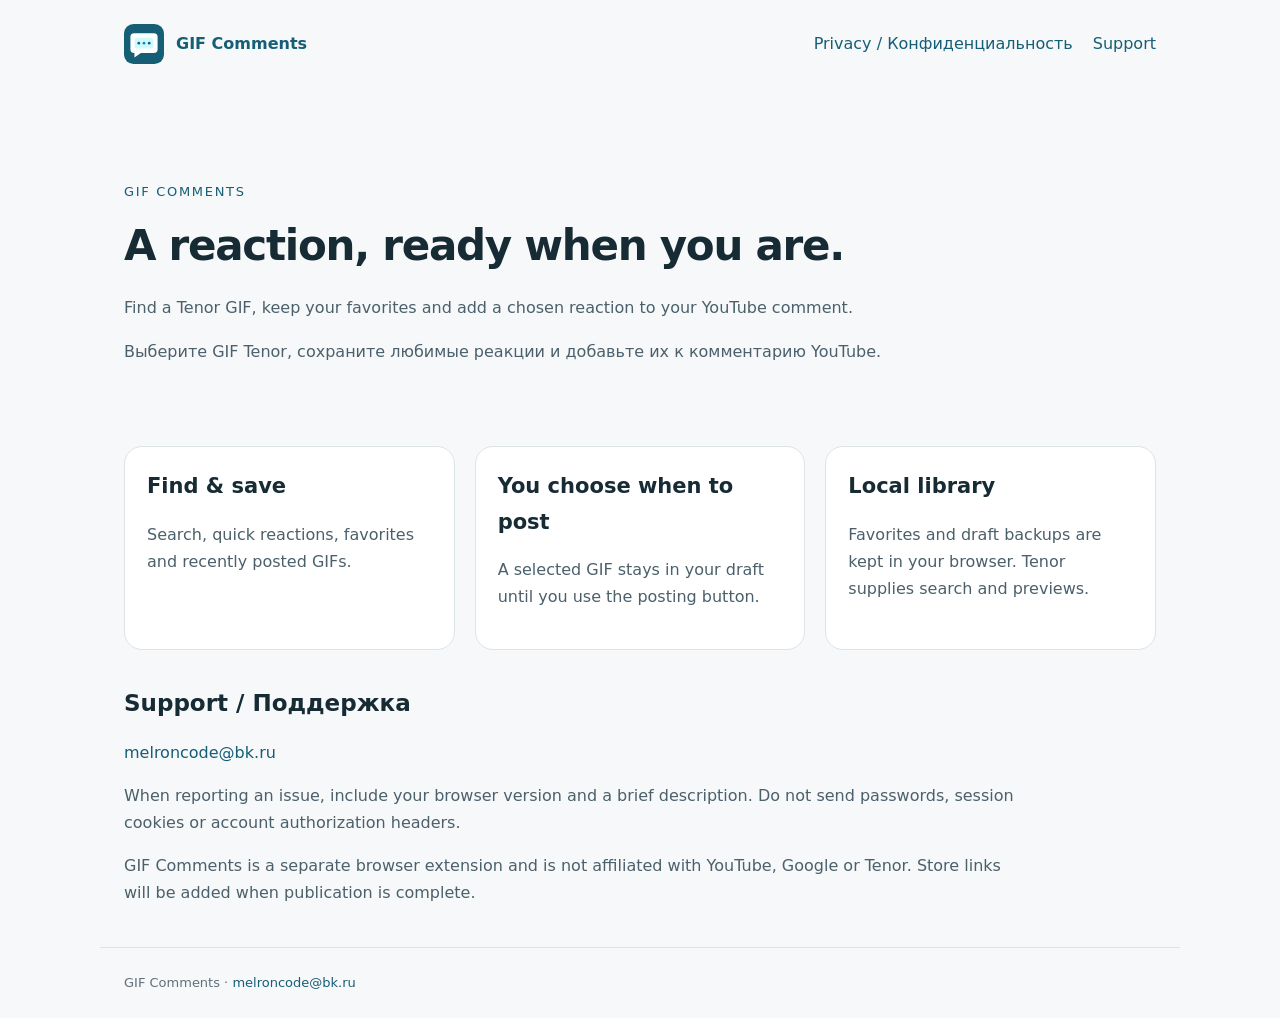
<file: index.html>
<!doctype html><html lang="en"><head><meta charset="utf-8"><meta name="viewport" content="width=device-width,initial-scale=1"><title>GIF Comments</title><link rel="stylesheet" href="style.css"></head><body><header><a href="index.html" class="brand"><img src="icon.svg" alt="">GIF Comments</a><nav><a href="privacy.html">Privacy / Конфиденциальность</a><a href="mailto:melroncode@bk.ru">Support</a></nav></header><main><section class="hero"><span class="eyebrow">GIF Comments</span><h1>A reaction, ready when you are.</h1><p>Find a Tenor GIF, keep your favorites and add a chosen reaction to your YouTube comment.</p><p>Выберите GIF Tenor, сохраните любимые реакции и добавьте их к комментарию YouTube.</p></section><section class="cards"><article><h2>Find & save</h2><p>Search, quick reactions, favorites and recently posted GIFs.</p></article><article><h2>You choose when to post</h2><p>A selected GIF stays in your draft until you use the posting button.</p></article><article><h2>Local library</h2><p>Favorites and draft backups are kept in your browser. Tenor supplies search and previews.</p></article></section><section><h2>Support / Поддержка</h2><p><a href="mailto:melroncode@bk.ru">melroncode@bk.ru</a></p><p>When reporting an issue, include your browser version and a brief description. Do not send passwords, session cookies or account authorization headers.</p><p>GIF Comments is a separate browser extension and is not affiliated with YouTube, Google or Tenor. Store links will be added when publication is complete.</p></section></main><footer>GIF Comments · <a href="mailto:melroncode@bk.ru">melroncode@bk.ru</a></footer></body></html>
</file>
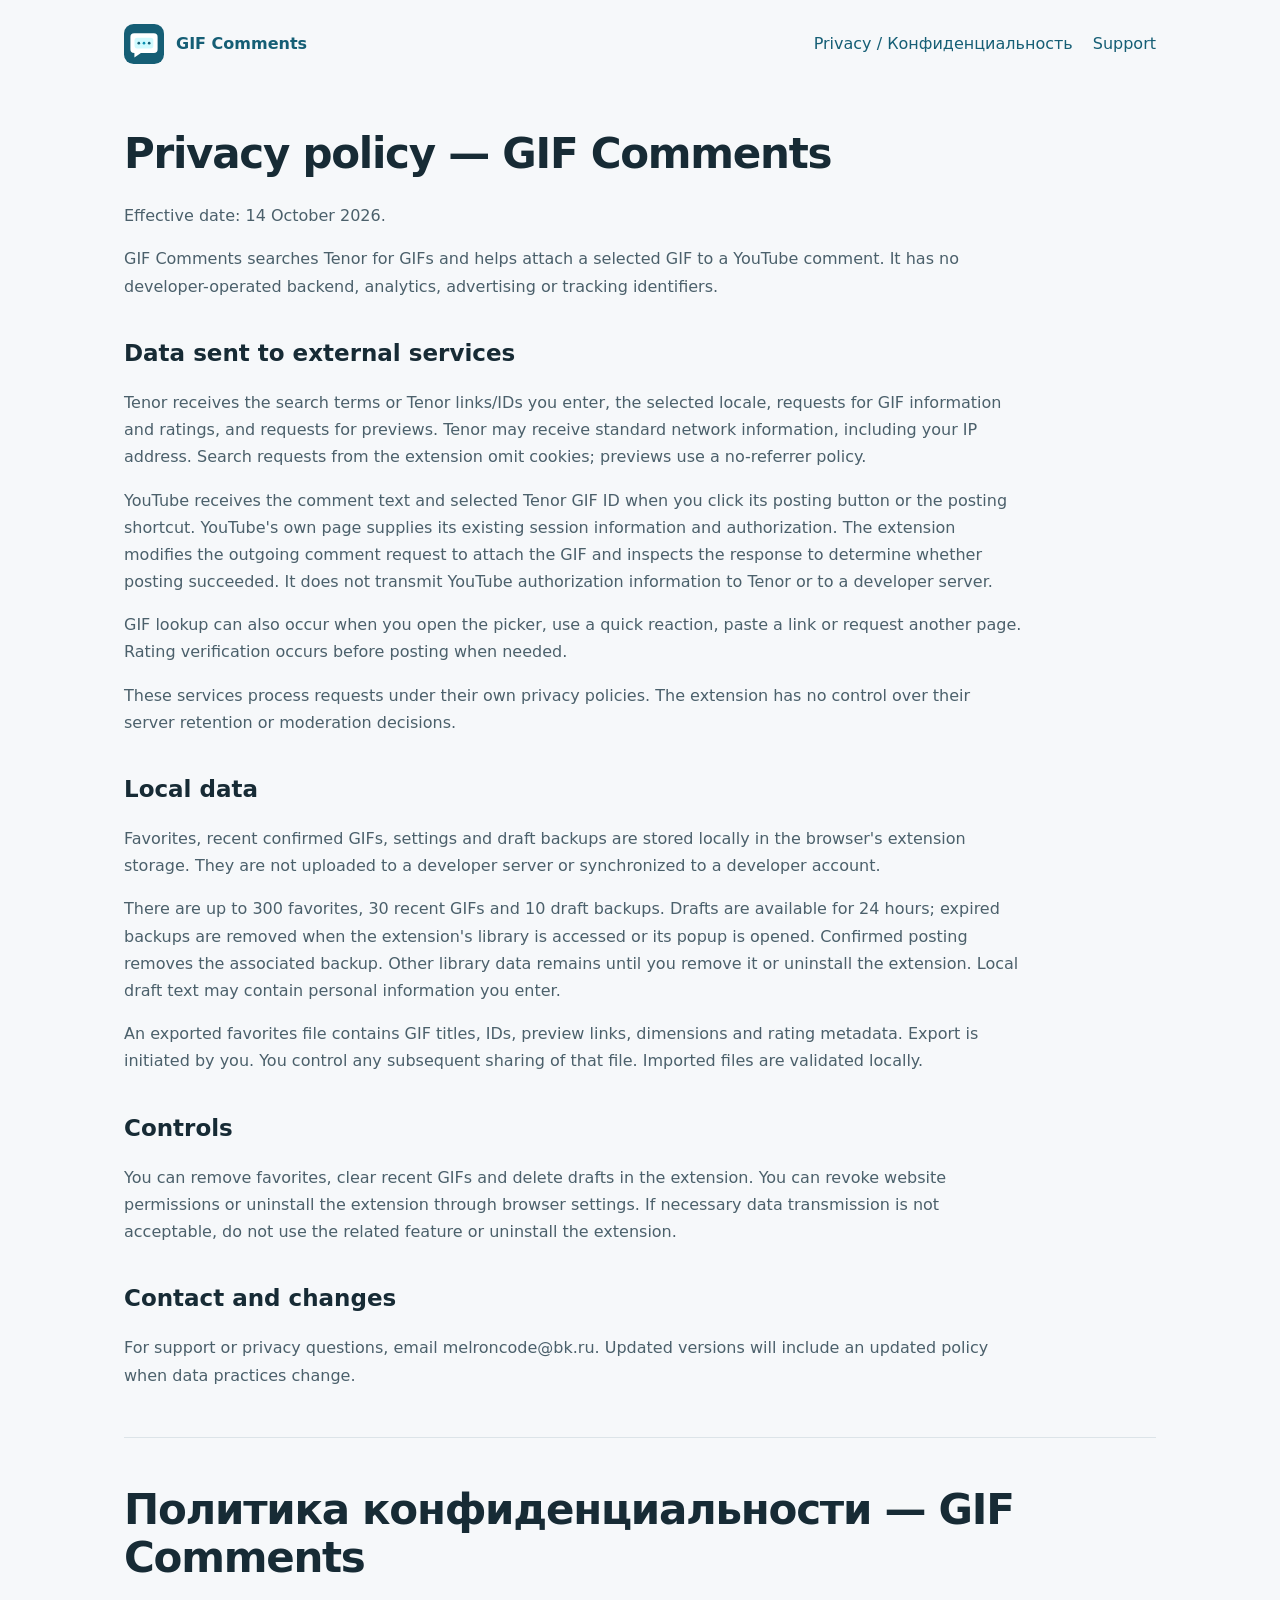
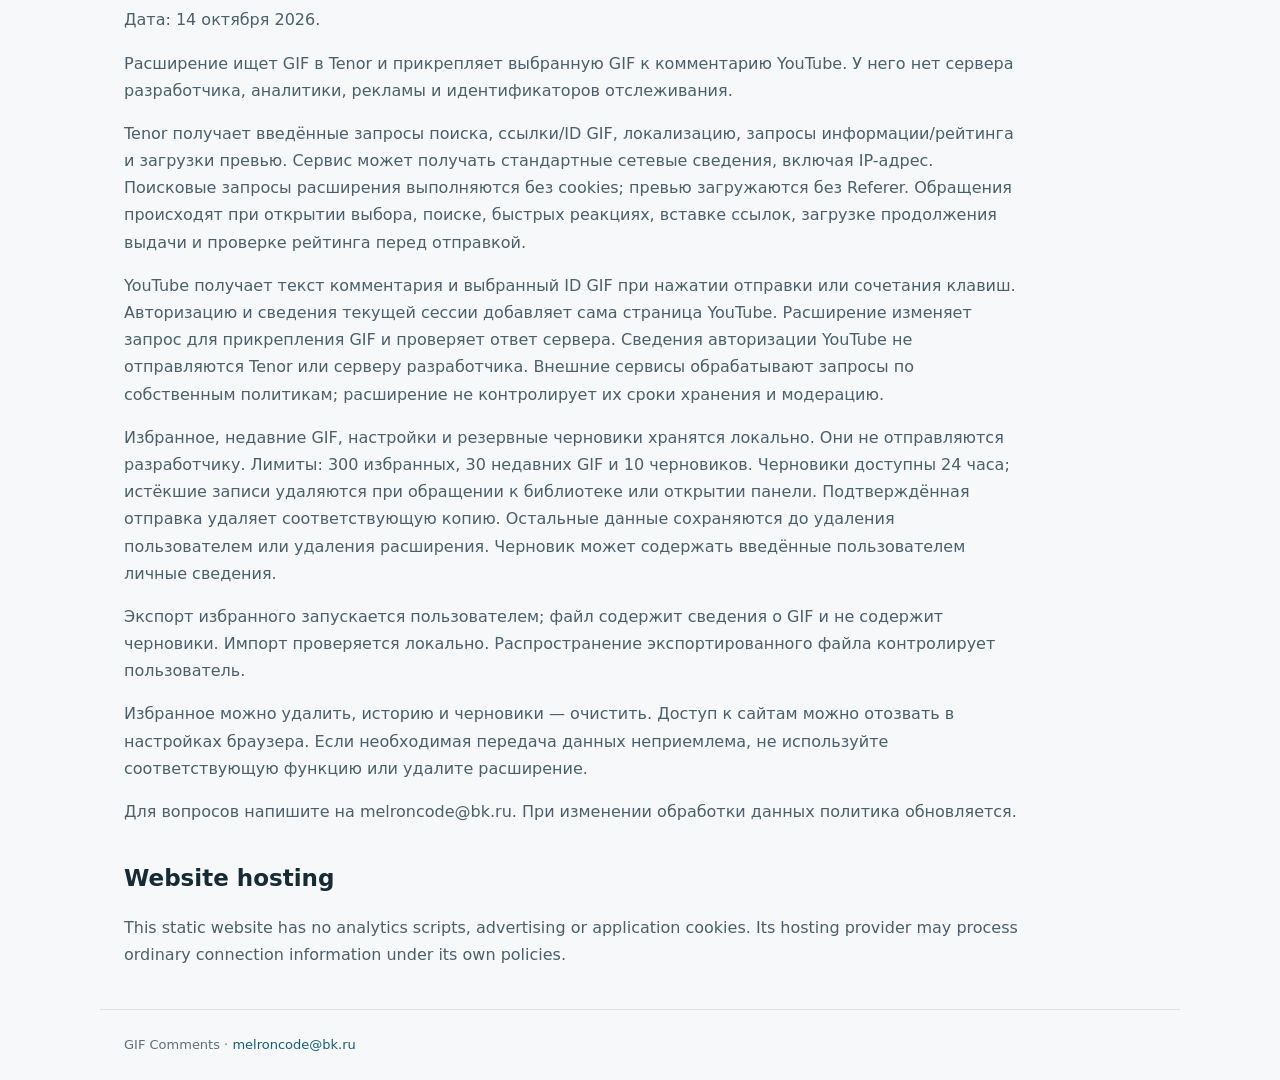
<file: privacy.html>
<!doctype html><html lang="en"><head><meta charset="utf-8"><meta name="viewport" content="width=device-width,initial-scale=1"><title>GIF Comments — Privacy</title><link rel="stylesheet" href="style.css"></head><body><header><a href="index.html" class="brand"><img src="icon.svg" alt="">GIF Comments</a><nav><a href="privacy.html">Privacy / Конфиденциальность</a><a href="mailto:melroncode@bk.ru">Support</a></nav></header><main><h1>Privacy policy — GIF Comments</h1>

<p>Effective date: 14 October 2026.</p>

<p>GIF Comments searches Tenor for GIFs and helps attach a selected GIF to a YouTube comment. It has no developer-operated backend, analytics, advertising or tracking identifiers.</p>

<h2>Data sent to external services</h2>

<p>Tenor receives the search terms or Tenor links/IDs you enter, the selected locale, requests for GIF information and ratings, and requests for previews. Tenor may receive standard network information, including your IP address. Search requests from the extension omit cookies; previews use a no-referrer policy.</p>
<p>YouTube receives the comment text and selected Tenor GIF ID when you click its posting button or the posting shortcut. YouTube's own page supplies its existing session information and authorization. The extension modifies the outgoing comment request to attach the GIF and inspects the response to determine whether posting succeeded. It does not transmit YouTube authorization information to Tenor or to a developer server.</p>
<p>GIF lookup can also occur when you open the picker, use a quick reaction, paste a link or request another page. Rating verification occurs before posting when needed.</p>

<p>These services process requests under their own privacy policies. The extension has no control over their server retention or moderation decisions.</p>

<h2>Local data</h2>

<p>Favorites, recent confirmed GIFs, settings and draft backups are stored locally in the browser's extension storage. They are not uploaded to a developer server or synchronized to a developer account.</p>

<p>There are up to 300 favorites, 30 recent GIFs and 10 draft backups. Drafts are available for 24 hours; expired backups are removed when the extension's library is accessed or its popup is opened. Confirmed posting removes the associated backup. Other library data remains until you remove it or uninstall the extension. Local draft text may contain personal information you enter.</p>

<p>An exported favorites file contains GIF titles, IDs, preview links, dimensions and rating metadata. Export is initiated by you. You control any subsequent sharing of that file. Imported files are validated locally.</p>

<h2>Controls</h2>

<p>You can remove favorites, clear recent GIFs and delete drafts in the extension. You can revoke website permissions or uninstall the extension through browser settings. If necessary data transmission is not acceptable, do not use the related feature or uninstall the extension.</p>

<h2>Contact and changes</h2>

<p>For support or privacy questions, email melroncode@bk.ru. Updated versions will include an updated policy when data practices change.</p>

<hr>

<h1>Политика конфиденциальности — GIF Comments</h1>

<p>Дата: 14 октября 2026.</p>

<p>Расширение ищет GIF в Tenor и прикрепляет выбранную GIF к комментарию YouTube. У него нет сервера разработчика, аналитики, рекламы и идентификаторов отслеживания.</p>

<p>Tenor получает введённые запросы поиска, ссылки/ID GIF, локализацию, запросы информации/рейтинга и загрузки превью. Сервис может получать стандартные сетевые сведения, включая IP-адрес. Поисковые запросы расширения выполняются без cookies; превью загружаются без Referer. Обращения происходят при открытии выбора, поиске, быстрых реакциях, вставке ссылок, загрузке продолжения выдачи и проверке рейтинга перед отправкой.</p>

<p>YouTube получает текст комментария и выбранный ID GIF при нажатии отправки или сочетания клавиш. Авторизацию и сведения текущей сессии добавляет сама страница YouTube. Расширение изменяет запрос для прикрепления GIF и проверяет ответ сервера. Сведения авторизации YouTube не отправляются Tenor или серверу разработчика. Внешние сервисы обрабатывают запросы по собственным политикам; расширение не контролирует их сроки хранения и модерацию.</p>

<p>Избранное, недавние GIF, настройки и резервные черновики хранятся локально. Они не отправляются разработчику. Лимиты: 300 избранных, 30 недавних GIF и 10 черновиков. Черновики доступны 24 часа; истёкшие записи удаляются при обращении к библиотеке или открытии панели. Подтверждённая отправка удаляет соответствующую копию. Остальные данные сохраняются до удаления пользователем или удаления расширения. Черновик может содержать введённые пользователем личные сведения.</p>

<p>Экспорт избранного запускается пользователем; файл содержит сведения о GIF и не содержит черновики. Импорт проверяется локально. Распространение экспортированного файла контролирует пользователь.</p>

<p>Избранное можно удалить, историю и черновики — очистить. Доступ к сайтам можно отозвать в настройках браузера. Если необходимая передача данных неприемлема, не используйте соответствующую функцию или удалите расширение.</p>

<p>Для вопросов напишите на melroncode@bk.ru. При изменении обработки данных политика обновляется.</p>
<h2>Website hosting</h2><p>This static website has no analytics scripts, advertising or application cookies. Its hosting provider may process ordinary connection information under its own policies.</p></main><footer>GIF Comments · <a href="mailto:melroncode@bk.ru">melroncode@bk.ru</a></footer></body></html>
</file>
<file: style.css>
*{box-sizing:border-box}body{margin:0;background:#f6f8fa;color:#172b35;font:16px/1.7 system-ui,sans-serif}header,main,footer{max-width:1080px;margin:auto;padding:24px}header{display:flex;justify-content:space-between;gap:24px;align-items:center;flex-wrap:wrap}.brand{display:flex;align-items:center;gap:12px;font-weight:750;color:#155e75}.brand img{width:40px;height:40px}nav{display:flex;gap:20px;flex-wrap:wrap}a{color:#155e75;text-decoration:none}a:hover{text-decoration:underline}.hero{padding:65px 0}.eyebrow{font-size:13px;text-transform:uppercase;letter-spacing:.13em;color:#155e75}h1{font-size:42px;line-height:1.15;letter-spacing:-.03em;margin:18px 0 24px}h2{font-size:23px;margin:34px 0 10px}p{max-width:900px;color:#4b606b;overflow-wrap:anywhere}.cards{display:grid;grid-template-columns:repeat(3,1fr);gap:20px}article{background:white;border:1px solid #dce4e8;border-radius:18px;padding:22px}article h2{margin-top:0;font-size:21px}footer{border-top:1px solid #dce4e8;color:#60717b;font-size:13px}hr{border:0;border-top:1px solid #dce4e8;margin:48px 0}@media(max-width:700px){h1{font-size:32px}.cards{grid-template-columns:1fr}.hero{padding:28px 0}header,main,footer{padding:18px}}
</file>
